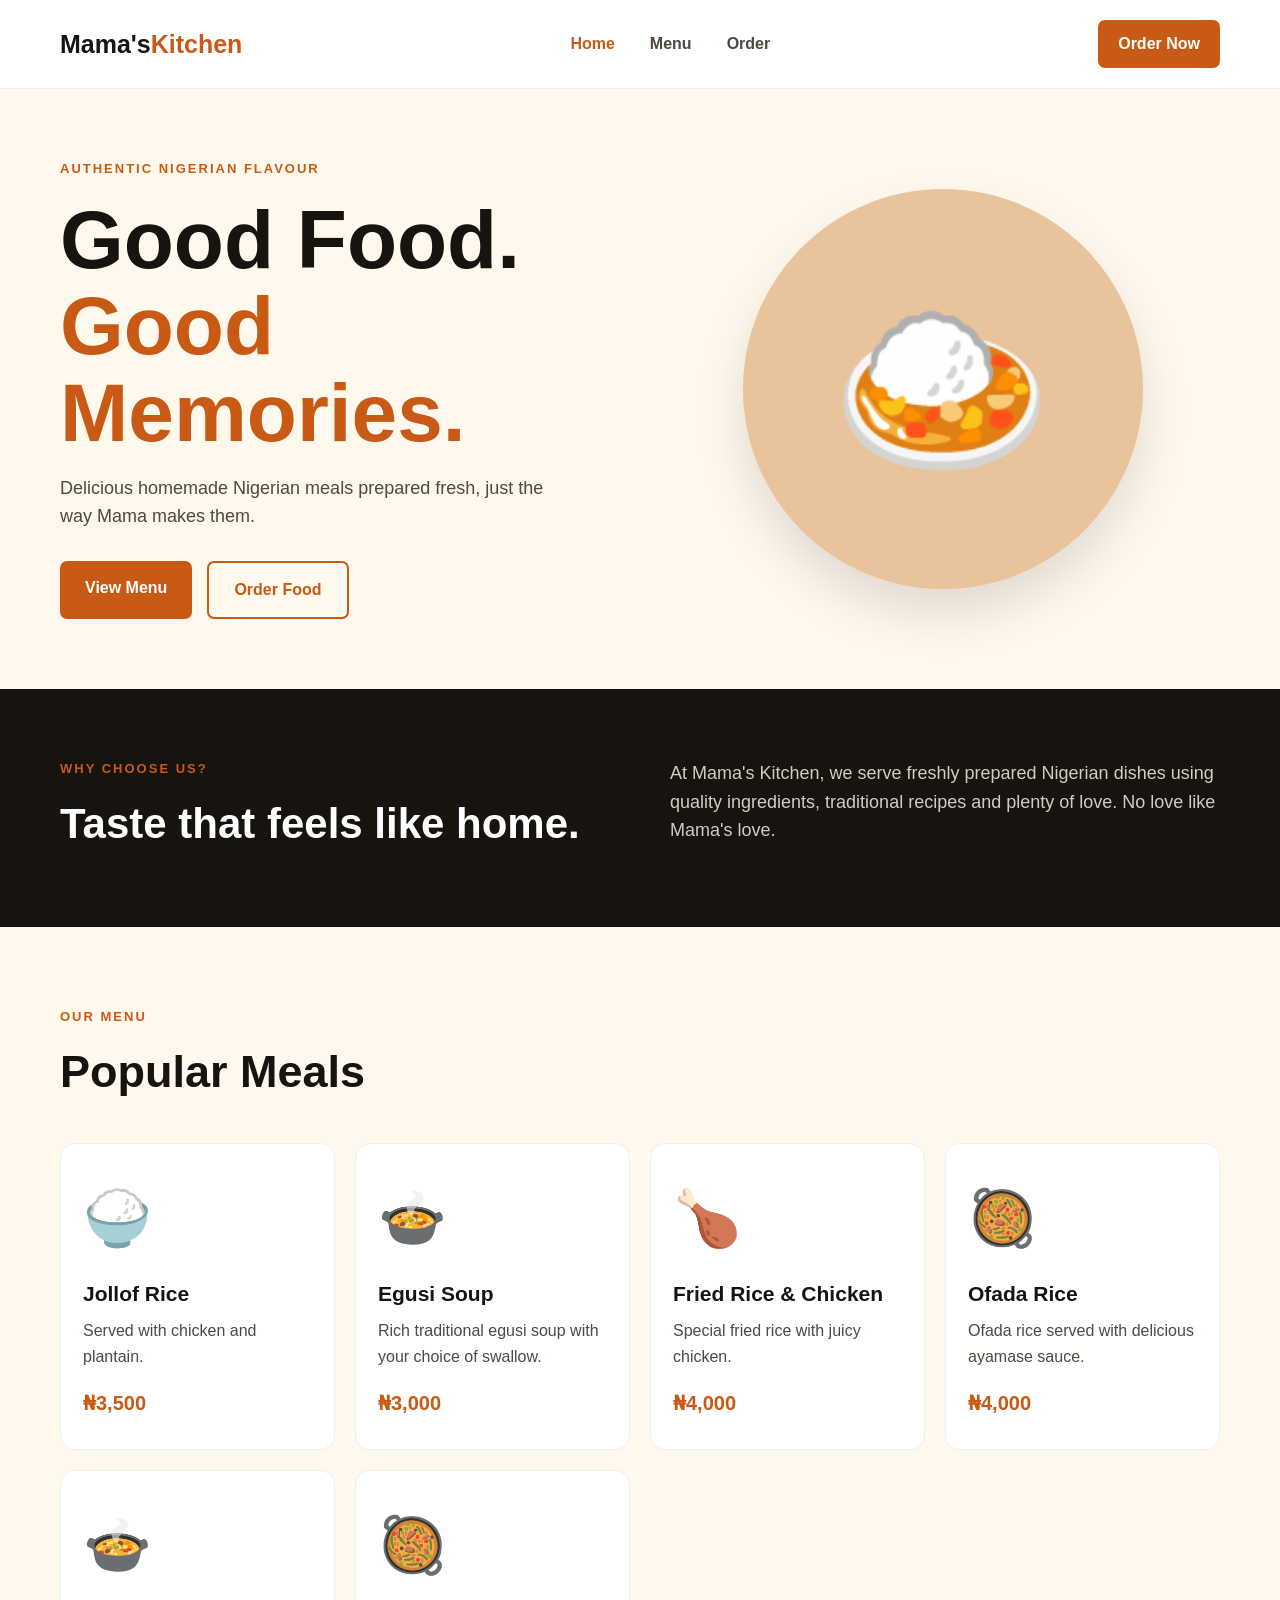
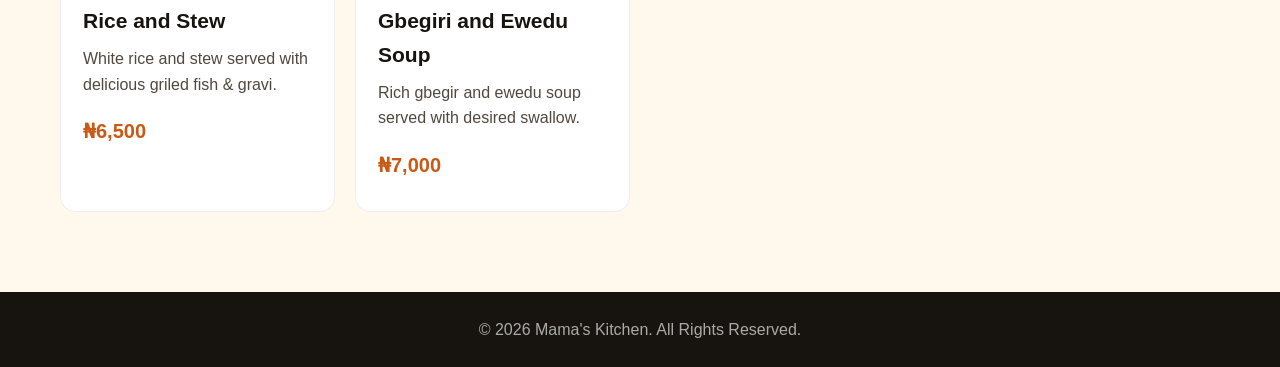
<file: index.html>
<!DOCTYPE html>
<html lang="en">
<head>
  <meta charset="UTF-8">
  <meta name="viewport" content="width=device-width, initial-scale=1.0">
  <title>Mama's Kitchen | Nigerian Food</title>
  <link rel="stylesheet" href="style.css">
</head>

<body>

  <header>
    <nav class="navbar">
      <div class="logo">Mama's<span>Kitchen</span></div>

      <ul class="nav-links">
        <li><a href="index.html" class="active">Home</a></li>
        <li><a href="#menu">Menu</a></li>
        <li><a href="order.html">Order</a></li>
      </ul>

      <a href="order.html" class="nav-btn">Order Now</a>
    </nav>
  </header>

  <main>

    <!-- HERO -->
    <section class="hero">
      <div class="hero-content">
        <p class="small-title">AUTHENTIC NIGERIAN FLAVOUR</p>

        <h1>Good Food.<br><span>Good Memories.</span></h1>

        <p class="hero-text">
          Delicious homemade Nigerian meals prepared fresh,
          just the way Mama makes them.
        </p>

        <div class="hero-buttons">
          <a href="#menu" class="btn primary">View Menu</a>
          <a href="order.html" class="btn secondary">Order Food</a>
        </div>
      </div>

      <div class="hero-image">
        <div class="food-circle">🍛</div>
      </div>
    </section>

    <!-- ABOUT -->
    <section class="about">
      <div>
        <p class="section-label">WHY CHOOSE US?</p>
        <h2>Taste that feels like home.</h2>
      </div>

      <p>
        At Mama's Kitchen, we serve freshly prepared Nigerian dishes
        using quality ingredients, traditional recipes and plenty of love.
        No love like Mama's love.
      </p>
    </section>

    <!-- MENU -->
    <section id="menu" class="menu">
      <p class="section-label">OUR MENU</p>
      <h2>Popular Meals</h2>

      <div class="food-grid">

        <div class="food-card">
          <div class="food-icon">🍚</div>
          <h3>Jollof Rice</h3>
          <p>Served with chicken and plantain.</p>
          <strong>₦3,500</strong>
        </div>

        <div class="food-card">
          <div class="food-icon">🍲</div>
          <h3>Egusi Soup</h3>
          <p>Rich traditional egusi soup with your choice of swallow.</p>
          <strong>₦3,000</strong>
        </div>

        <div class="food-card">
          <div class="food-icon">🍗</div>
          <h3>Fried Rice & Chicken</h3>
          <p>Special fried rice with juicy chicken.</p>
          <strong>₦4,000</strong>
        </div>

        <div class="food-card">
          <div class="food-icon">🥘</div>
          <h3>Ofada Rice</h3>
          <p>Ofada rice served with delicious ayamase sauce.</p>
          <strong>₦4,000</strong>
        </div>

        <div class="food-card">
          <div class="food-icon">🍲</div>
          <h3>Rice and Stew</h3>
          <p>White rice and stew served with delicious griled fish & gravi.</p>
          <strong>₦6,500</strong>
        </div>

        <div class="food-card">
          <div class="food-icon">🥘</div>
          <h3>Gbegiri and Ewedu Soup</h3>
          <p>Rich gbegir and ewedu soup served with desired swallow.</p>
          <strong>₦7,000</strong>
        </div>

      </div>
    </section>

  </main>

  <footer>
    <p>© 2026 Mama's Kitchen. All Rights Reserved.</p>
  </footer>

</body>
</html>
</file>
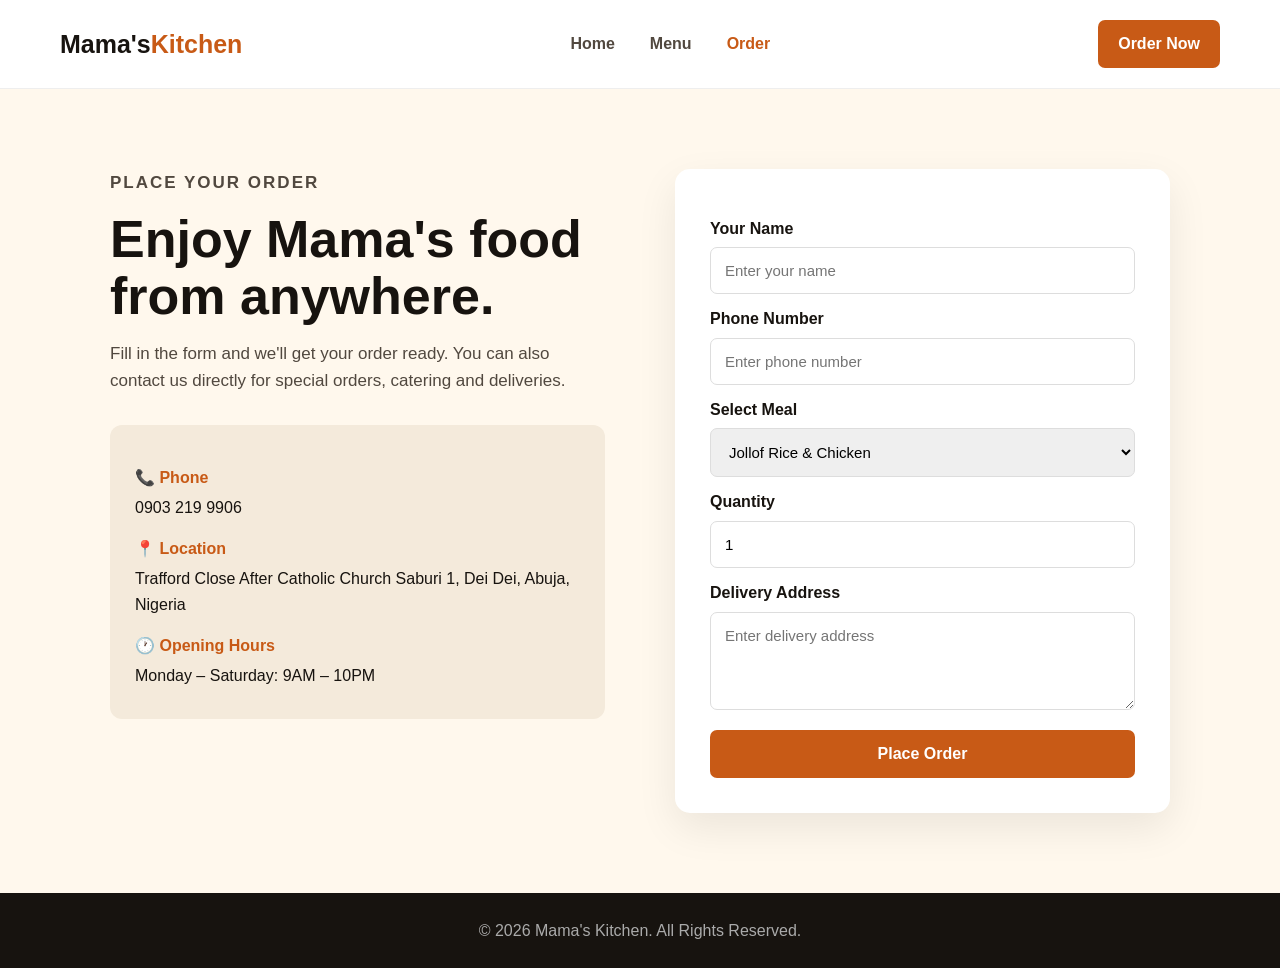
<file: order.html>
<!DOCTYPE html>
<html lang="en">
<head>
  <meta charset="UTF-8">
  <meta name="viewport" content="width=device-width, initial-scale=1.0">
  <title>Order | Mama's Kitchen</title>
  <link rel="stylesheet" href="style.css">
</head>

<body>

  <header>
    <nav class="navbar">
      <div class="logo">Mama's<span>Kitchen</span></div>

      <ul class="nav-links">
        <li><a href="index.html">Home</a></li>
        <li><a href="index.html#menu">Menu</a></li>
        <li><a href="order.html" class="active">Order</a></li>
      </ul>

      <a href="order.html" class="nav-btn">Order Now</a>
    </nav>
  </header>

  <main>

    <section class="order-section">

      <div class="order-info">
        <p class="section-label">PLACE YOUR ORDER</p>

        <h1>Enjoy Mama's food<br>from anywhere.</h1>

        <p>
          Fill in the form and we'll get your order ready.
          You can also contact us directly for special orders,
          catering and deliveries.
        </p>

        <div class="contact-box">
          <p><strong>📞 Phone</strong></p>
          <p>0903 219 9906</p>

          <p><strong>📍 Location</strong></p>
          <p>Trafford Close After Catholic Church Saburi 1, Dei Dei, Abuja, Nigeria</p>

          <p><strong>🕐 Opening Hours</strong></p>
          <p>Monday – Saturday: 9AM – 10PM</p>
        </div>
      </div>

      <div class="order-form">

        <form>

          <label for="name">Your Name</label>
          <input
            type="text"
            id="name"
            placeholder="Enter your name"
            required
          >

          <label for="phone">Phone Number</label>
          <input
            type="tel"
            id="phone"
            placeholder="Enter phone number"
            required
          >

          <label for="food">Select Meal</label>
          <select id="food">
            <option>Jollof Rice & Chicken</option>
            <option>Egusi Soup & Eba</option>
            <option>Egusi Soup & Amala</option>
            <option>Egusi Soup &</option>
            <option>Fried Rice & Chicken</option>
            <option>Ofada Rice & Ayamase</option>
            <option></option>
          </select>

          <label for="quantity">Quantity</label>
          <input
            type="number"
            id="quantity"
            min="1"
            value="1"
          >

          <label for="address">Delivery Address</label>
          <textarea
            id="address"
            rows="4"
            placeholder="Enter delivery address"
            required
          ></textarea>

          <button type="submit" class="submit-btn">
            Place Order
          </button>

        </form>

      </div>

    </section>

  </main>

  <footer>
    <p>© 2026 Mama's Kitchen. All Rights Reserved.</p>
  </footer>

</body>
</html>
</file>
<file: style.css>
* {
  margin: 0;
  padding: 0;
  box-sizing: border-box;
}

:root {
  --primary: #c85a16;
  --dark: #17130f;
  --cream: #fff8ed;
  --white: #ffffff;
  --text: #51483f;
  --light: #f4eadb;
}

body {
  font-family: Arial, Helvetica, sans-serif;
  background: var(--cream);
  color: var(--dark);
  line-height: 1.6;
}

a {
  text-decoration: none;
  color: inherit;
}

/* NAVBAR */

header {
  background: var(--white);
  border-bottom: 1px solid #eee;
}

.navbar {
  max-width: 1200px;
  margin: auto;
  padding: 20px;
  display: flex;
  align-items: center;
  justify-content: space-between;
}

.logo {
  font-size: 25px;
  font-weight: 800;
}

.logo span {
  color: var(--primary);
}

.nav-links {
  display: flex;
  list-style: none;
  gap: 35px;
}

.nav-links a {
  color: var(--text);
  font-weight: 600;
}

.nav-links a:hover,
.nav-links .active {
  color: var(--primary);
}

.nav-btn {
  background: var(--primary);
  color: white;
  padding: 11px 20px;
  border-radius: 7px;
  font-weight: bold;
}

/* HERO */

.hero {
  max-width: 1200px;
  min-height: 600px;
  margin: auto;
  padding: 70px 20px;
  display: grid;
  grid-template-columns: 1fr 1fr;
  align-items: center;
  gap: 50px;
}

.small-title,
.section-label {
  color: var(--primary);
  font-weight: 800;
  letter-spacing: 2px;
  font-size: 13px;
}

.hero h1 {
  font-size: clamp(50px, 7vw, 82px);
  line-height: 1.05;
  margin: 18px 0;
}

.hero h1 span {
  color: var(--primary);
}

.hero-text {
  max-width: 520px;
  color: var(--text);
  font-size: 18px;
}

.hero-buttons {
  display: flex;
  gap: 15px;
  margin-top: 30px;
}

.btn {
  padding: 14px 25px;
  border-radius: 7px;
  font-weight: bold;
}

.primary {
  background: var(--primary);
  color: white;
}

.secondary {
  border: 2px solid var(--primary);
  color: var(--primary);
}

.hero-image {
  display: flex;
  justify-content: center;
  align-items: center;
}

.food-circle {
  width: 400px;
  height: 400px;
  border-radius: 50%;
  background: #e9c39b;
  display: flex;
  justify-content: center;
  align-items: center;
  font-size: 180px;
  box-shadow: 0 25px 50px rgba(0,0,0,.12);
}

/* ABOUT */

.about {
  background: var(--dark);
  color: white;
  padding: 70px max(20px, calc((100% - 1160px) / 2));
  display: grid;
  grid-template-columns: 1fr 1fr;
  gap: 60px;
}

.about h2 {
  font-size: 42px;
  margin-top: 10px;
}

.about > p {
  color: #d5cbc1;
  font-size: 18px;
}

/* MENU */

.menu {
  max-width: 1200px;
  margin: auto;
  padding: 80px 20px;
}

.menu h2 {
  font-size: 45px;
  margin: 8px 0 35px;
}

.food-grid {
  display: grid;
  grid-template-columns: repeat(4, 1fr);
  gap: 20px;
}

.food-card {
  background: white;
  padding: 30px 22px;
  border-radius: 15px;
  border: 1px solid #eee;
  transition: .3s;
}

.food-card:hover {
  transform: translateY(-7px);
  box-shadow: 0 15px 30px rgba(0,0,0,.08);
}

.food-icon {
  font-size: 55px;
  margin-bottom: 15px;
}

.food-card h3 {
  font-size: 21px;
}

.food-card p {
  color: var(--text);
  margin: 8px 0 18px;
}

.food-card strong {
  color: var(--primary);
  font-size: 20px;
}

/* ORDER */

.order-section {
  max-width: 1100px;
  margin: auto;
  padding: 80px 20px;
  display: grid;
  grid-template-columns: 1fr 1fr;
  gap: 70px;
}

.order-info h1 {
  font-size: 52px;
  line-height: 1.1;
  margin: 15px 0;
}

.order-info > p {
  color: var(--text);
  font-size: 17px;
}

.contact-box {
  margin-top: 30px;
  padding: 25px;
  background: var(--light);
  border-radius: 12px;
}

.contact-box p {
  margin: 5px 0;
}

.contact-box strong {
  display: block;
  margin-top: 15px;
  color: var(--primary);
}

/* FORM */

.order-form {
  background: white;
  padding: 35px;
  border-radius: 15px;
  box-shadow: 0 15px 40px rgba(0,0,0,.08);
}

form {
  display: flex;
  flex-direction: column;
}

label {
  margin: 12px 0 6px;
  font-weight: bold;
}

input,
select,
textarea {
  width: 100%;
  padding: 14px;
  border: 1px solid #ddd;
  border-radius: 7px;
  font-size: 15px;
  font-family: inherit;
}

input:focus,
select:focus,
textarea:focus {
  outline: 2px solid var(--primary);
  border-color: transparent;
}

.submit-btn {
  margin-top: 20px;
  padding: 15px;
  background: var(--primary);
  color: white;
  border: none;
  border-radius: 7px;
  font-size: 16px;
  font-weight: bold;
  cursor: pointer;
}

.submit-btn:hover {
  background: #a9470d;
}

/* FOOTER */

footer {
  background: var(--dark);
  color: #aaa;
  text-align: center;
  padding: 25px;
}

/* MOBILE */

@media (max-width: 850px) {

  .nav-links {
    display: none;
  }

  .hero,
  .about,
  .order-section {
    grid-template-columns: 1fr;
  }

  .hero {
    text-align: center;
  }

  .hero-text {
    margin: auto;
  }

  .hero-buttons {
    justify-content: center;
  }

  .food-circle {
    width: 280px;
    height: 280px;
    font-size: 120px;
  }

  .about {
    text-align: center;
  }

  .food-grid {
    grid-template-columns: repeat(2, 1fr);
  }

  .order-info h1 {
    font-size: 42px;
  }
}

@media (max-width: 500px) {

  .navbar {
    padding: 15px;
  }

  .nav-btn {
    padding: 9px 13px;
    font-size: 13px;
  }

  .hero {
    padding: 50px 20px;
  }

  .hero h1 {
    font-size: 48px;
  }

  .food-grid {
    grid-template-columns: 1fr;
  }

  .menu h2 {
    font-size: 38px;
  }

  .order-section {
    padding: 50px 20px;
  }

  .order-form {
    padding: 22px;
  }
}
</file>
